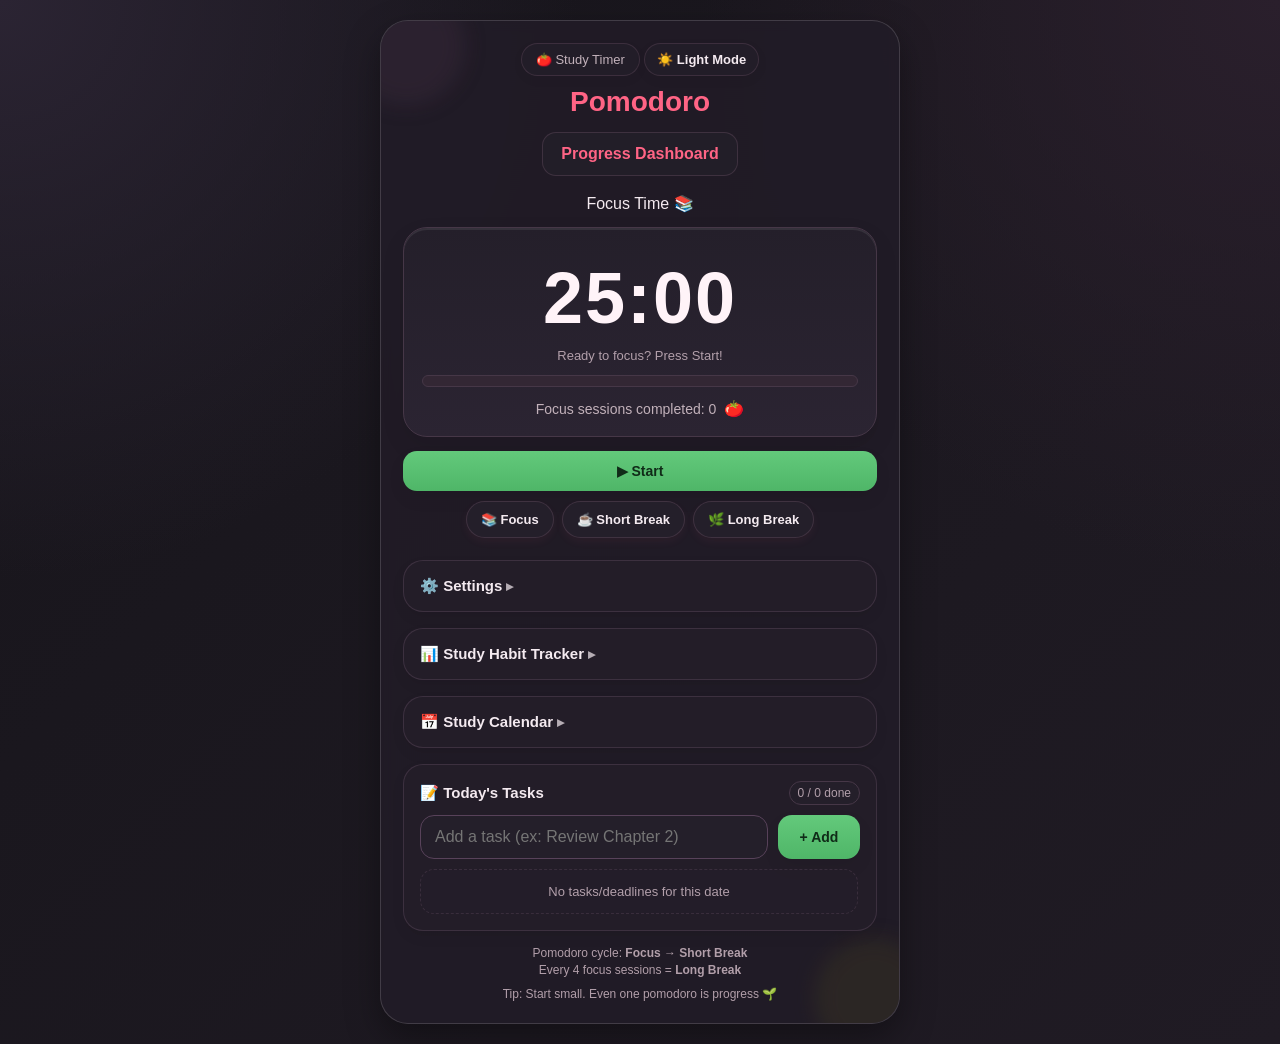
<file: index.html>
<!DOCTYPE html>
<html lang="en">

<head>
  <meta charset="UTF-8" />
  <meta name="viewport" content="width=device-width, initial-scale=1.0" />
  <title>Pomodoro Timer</title>
  <link rel="manifest" href="manifest.json" />
  <meta name="theme-color" content="#ff6b81" />

  <script>
    (function () {
      const savedTheme = localStorage.getItem("pomodoroTheme");
      if (savedTheme === "dark") {
        document.documentElement.classList.add("dark");
      }
    })();
  </script>

  <style>
    html {
      background: #fff6f7;
    }

    html.dark {
      background: #17151b;
    }
  </style>

  <link rel="stylesheet" href="style.css" />
</head>

<body>
  <div class="app">
    <div class="content">
      <div class="header-row">
        <div class="top-badge">🍅 Study Timer</div>
        <button id="themeToggleBtn" class="theme-toggle">☀️ Light Mode</button>
      </div>

      <h1>Pomodoro</h1>

      <div class="dashboard-link-wrap">
        <a href="dashboard.html" class="dashboard-link-btn">Progress Dashboard</a>
      </div>

      <div class="mode-pill" id="modeLabel">Focus Time 📚</div>

      <div class="timer-wrap">
        <div class="timer" id="timer">25:00</div>
        <div class="status" id="statusText">Ready to focus? Press Start 💖</div>

        <div class="progress-track">
          <div class="progress-fill" id="progressFill"></div>
        </div>

        <div class="session-row">
          <span id="sessionCount">Focus sessions completed: 0</span>
          <span class="tomatoes" id="tomatoesDisplay">🍅</span>
        </div>
      </div>

      <div class="buttons">
        <button class="start" id="startBtn">▶ Start</button>
        <button class="reset" id="resetBtn">↺ Reset</button>
      </div>

      <div class="spotify-wrap" id="spotifyWrap" hidden>
        <div class="spotify-label">🎧 Focus music</div>
        <iframe id="spotifyPlayer" style="border-radius:12px"
          src="https://open.spotify.com/embed/track/04boE4u1AupbrGlI62WvoO?utm_source=generator&theme=0" width="100%"
          height="152" frameborder="0"
          allow="autoplay; clipboard-write; encrypted-media; fullscreen; picture-in-picture" loading="lazy"></iframe>
      </div>

      <div class="quick-modes">
        <button id="focusModeBtn">📚 Focus</button>
        <button id="shortBreakBtn">☕ Short Break</button>
        <button id="longBreakBtn">🌿 Long Break</button>
      </div>

      <div class="grid-2">

        <div class="card">
          <details class="collapsible-card">
            <summary class="collapsible-summary">
              <div class="card-header" style="width:100%;">
                <div class="card-title">⚙️ Settings</div>
              </div>
            </summary>

            <div class="collapsible-content">
              <div class="settings-row">
                <div class="field">
                  <label for="focusInput">Focus</label>
                  <input id="focusInput" type="number" min="1" max="180" value="25" />
                </div>
                <div class="field">
                  <label for="shortInput">Short Break</label>
                  <input id="shortInput" type="number" min="1" max="60" value="5" />
                </div>
                <div class="field">
                  <label for="longInput">Long Break</label>
                  <input id="longInput" type="number" min="1" max="120" value="15" />
                </div>
              </div>

              <div class="settings-actions">
                <button class="apply-btn" id="applySettingsBtn">Apply</button>
                <button class="defaults-btn" id="resetDefaultsBtn">Default</button>
              </div>
            </div>
          </details>
        </div>

        <div class="card">
          <details class="collapsible-card">
            <summary class="collapsible-summary">
              <div class="card-header" style="width:100%;">
                <div class="card-title">📊 Study Habit Tracker</div>
              </div>
            </summary>

            <div class="collapsible-content">
              <div class="habit-grid">
                <div class="habit-box">
                  <div class="habit-label">Today</div>
                  <div class="habit-value" id="habitTodaySessions">0 🍅</div>
                  <div class="habit-sub">focus sessions</div>
                </div>

                <div class="habit-box">
                  <div class="habit-label">Focused</div>
                  <div class="habit-value" id="habitTodayMinutes">0 min</div>
                  <div class="habit-sub">today</div>
                </div>

                <div class="habit-box">
                  <div class="habit-label">Streak</div>
                  <div class="habit-value" id="habitStreak">0 🔥</div>
                  <div class="habit-sub">days</div>
                </div>
              </div>

              <div class="settings-actions" style="margin-top: 12px;">
                <button class="defaults-btn" id="resetHabitBtn">Reset Habit Data</button>
              </div>
            </div>
          </details>
        </div>

        <div class="card">
          <details class="collapsible-card">
            <summary class="collapsible-summary">
              <div class="card-header" style="width:100%;">
                <div class="card-title">📅 Study Calendar</div>
              </div>
            </summary>

            <div class="collapsible-content">
              <div class="card-header" style="margin-top:10px;">
                <div class="card-title" id="calendarTitleMonth" style="font-size: 1rem;">Month</div>
                <div style="display:flex; gap:8px; align-items:center;">
                  <button class="defaults-btn" id="calPrevBtn">‹</button>
                  <div class="task-count" id="calMonthLabel">Month YYYY</div>
                  <button class="defaults-btn" id="calNextBtn">›</button>
                </div>
              </div>

              <div class="cal-weekdays">
                <div>Sun</div>
                <div>Mon</div>
                <div>Tue</div>
                <div>Wed</div>
                <div>Thu</div>
                <div>Fri</div>
                <div>Sat</div>
              </div>

              <div class="cal-grid" id="calGrid"></div>

              <div class="tiny" id="calInfo">Click a day to see your study stats and deadlines.</div>

              <div class="calendar-events-panel">
                <div class="calendar-selected-row">
                  <div class="task-count" id="selectedDateLabel">No date selected</div>
                </div>

                <div class="task-input-row" style="margin-top:8px;">
                  <input id="calEventInput" class="task-input" type="text"
                    placeholder="Add deadline/event (ex: Math quiz, Project due)" />
                  <button id="addCalEventBtn" class="add-task-btn">+ Add</button>
                </div>

                <div class="task-list" id="calEventList" style="max-height: 180px;"></div>
              </div>
            </div>
          </details>
        </div>

        <div class="card">
          <div class="card-header">
            <div class="card-title">📝 Today's Tasks</div>
            <div class="task-count" id="taskCountBadge">0 / 0 done</div>
          </div>

          <div class="task-input-row">
            <input id="taskInput" class="task-input" type="text" placeholder="Add a task (ex: Review Chapter 2)" />
            <button id="addTaskBtn" class="add-task-btn">+ Add</button>
          </div>

          <div class="task-list" id="taskList"></div>
        </div>
      </div>

      <div class="footer-note">
        Pomodoro cycle: <b>Focus</b> → <b>Short Break</b><br />
        Every 4 focus sessions = <b>Long Break</b>
      </div>
      <div class="mini-tip">Tip: Start small. Even one pomodoro is progress 🌱</div>
    </div>
  </div>

  <script src="script.js"></script>
</body>

</html>
</file>
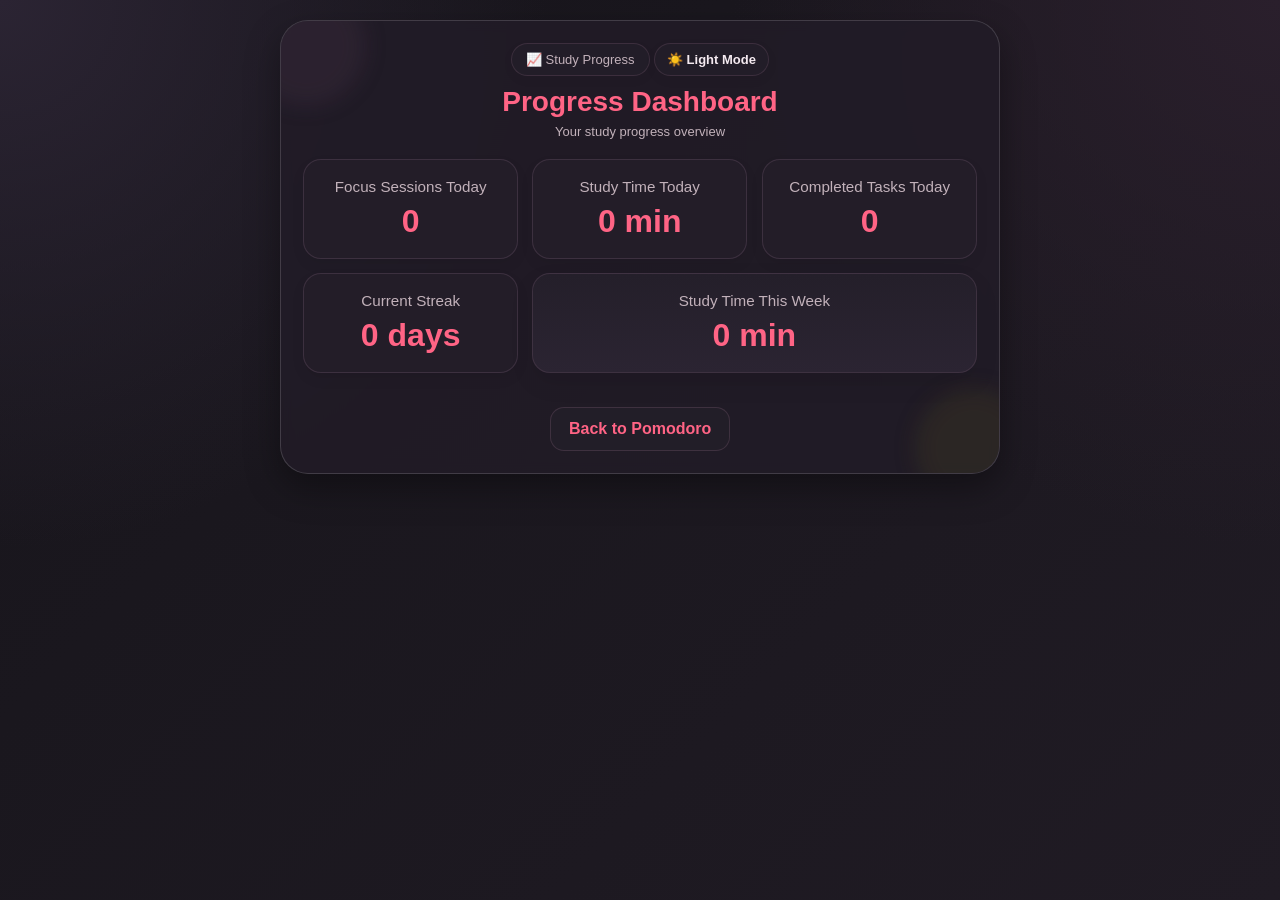
<file: dashboard.html>
<!DOCTYPE html>
<html lang="en" class="">

<head>
    <meta charset="UTF-8" />
    <meta name="viewport" content="width=device-width, initial-scale=1.0" />
    <title>Progress Dashboard</title>
    <link rel="manifest" href="manifest.json" />
    <meta name="theme-color" content="#ff6b81" />

    <script>
        (function () {
            const savedTheme = localStorage.getItem("pomodoroTheme");
            if (savedTheme === "dark") {
                document.documentElement.classList.add("dark");
            }
        })();
    </script>

    <style>
        html {
            background: #fff6f7;
        }

        html.dark {
            background: #17151b;
        }
    </style>

    <link rel="stylesheet" href="style.css" />
    <link rel="stylesheet" href="dashboard.css" />
</head>

<body>
    <div class="app dashboard-app">
        <div class="content">
            <div class="header-row">
                <div class="top-badge">📈 Study Progress</div>
                <button id="themeToggleBtn" class="theme-toggle">☀️ Light Mode</button>
            </div>

            <h1>Progress Dashboard</h1>
            <div class="subtitle">Your study progress overview</div>

            <div class="dashboard-grid">
                <div class="dashboard-card">
                    <div class="dashboard-title">Focus Sessions Today</div>
                    <div class="dashboard-value" id="focusSessionsToday">0</div>
                </div>

                <div class="dashboard-card">
                    <div class="dashboard-title">Study Time Today</div>
                    <div class="dashboard-value" id="studyTimeToday">0 min</div>
                </div>

                <div class="dashboard-card">
                    <div class="dashboard-title">Completed Tasks Today</div>
                    <div class="dashboard-value" id="completedTasksToday">0</div>
                </div>

                <div class="dashboard-card">
                    <div class="dashboard-title">Current Streak</div>
                    <div class="dashboard-value" id="currentStreak">0 days</div>
                </div>

                <div class="dashboard-card wide">
                    <div class="dashboard-title">Study Time This Week</div>
                    <div class="dashboard-value" id="studyTimeWeek">0 min</div>
                </div>
            </div>

            <div class="dashboard-actions">
                <a href="index.html" class="dashboard-link-btn">Back to Pomodoro</a>
            </div>
        </div>
    </div>

    <script src="dashboard.js"></script>
</body>

</html>
</file>
<file: style.css>
:root {
    /* Light Theme */
    --bg1: #fff6f7;
    --bg2: #ffecef;
    --bg-accent-1: #fff7d6;
    --bg-accent-2: #ffdfe7;

    --card: rgba(255, 255, 255, 0.8);
    --card-solid: #ffffff;
    --card-soft: #fff8fa;

    --text: #5a4b4f;
    --text-strong: #4e4347;
    --muted: #8b7b80;
    --muted-2: #9a8c91;

    --border: #ffe2e8;
    --border-strong: #ffd8e1;

    --accent: #ff6b81;
    --accent-dark: #f14f68;

    --progress-track: #ffeef2;
    --progress-fill-1: #ff8ba0;
    --progress-fill-2: #ff5f7c;

    --btn-start-1: #8fe3a0;
    --btn-start-2: #70cc84;
    --btn-start-text: #234b2c;

    --btn-pause-1: #ffe08c;
    --btn-pause-2: #ffd166;
    --btn-pause-text: #6a5200;

    --btn-reset-1: #ff9eb0;
    --btn-reset-2: #ff7f96;
    --btn-reset-text: #ffffff;

    --shadow: 0 12px 30px rgba(255, 107, 129, 0.15);
    --soft-shadow: 0 8px 18px rgba(255, 107, 129, 0.06);
    --focus-ring: rgba(255, 107, 129, 0.12);

    --blob1: #ffd7df;
    --blob2: #fff2b7;
}

html.dark,
body.dark {
    /* Dark Theme */
    --bg1: #17151b;
    --bg2: #201b24;
    --bg-accent-1: #2b2433;
    --bg-accent-2: #2a1f2c;

    --card: rgba(33, 28, 39, 0.88);
    --card-solid: #241f2a;
    --card-soft: #2b2432;

    --text: #f4eaf0;
    --text-strong: #fff3f8;
    --muted: #c2b1ba;
    --muted-2: #b29faa;

    --border: #463747;
    --border-strong: #58425a;

    --accent: #ff7e99;
    --accent-dark: #ff6485;

    --progress-track: #332734;
    --progress-fill-1: #ff8ea5;
    --progress-fill-2: #ff6b88;

    --btn-start-1: #63c97b;
    --btn-start-2: #4fb668;
    --btn-start-text: #102b18;

    --btn-pause-1: #ffd166;
    --btn-pause-2: #f4bf3f;
    --btn-pause-text: #4a3700;

    --btn-reset-1: #ff8ea5;
    --btn-reset-2: #ff6f8d;
    --btn-reset-text: #ffffff;

    --shadow: 0 14px 34px rgba(0, 0, 0, 0.35);
    --soft-shadow: 0 10px 20px rgba(0, 0, 0, 0.18);
    --focus-ring: rgba(255, 126, 153, 0.18);

    --blob1: #3a2b3c;
    --blob2: #3a3524;
}

* {
    box-sizing: border-box;
    font-family: "Segoe UI", "Poppins", Arial, sans-serif;
}

html,
body {
    margin: 0;
    padding: 0;
    width: 100%;
    max-width: 100%;
    overflow-x: hidden;
}

body {
    min-height: 100vh;
    display: grid;
    place-items: start center;
    background:
        radial-gradient(circle at top left, var(--bg-accent-1) 0%, transparent 35%),
        radial-gradient(circle at top right, var(--bg-accent-2) 0%, transparent 35%),
        linear-gradient(135deg, var(--bg1), var(--bg2));
    color: var(--text);
    padding:
        max(20px, env(safe-area-inset-top)) 16px max(20px, env(safe-area-inset-bottom)) 16px;
    transition: none;
}

.app {
    width: 100%;
    max-width: 520px;
    margin: 0 auto;
    background: var(--card);
    backdrop-filter: blur(6px);
    border: 1px solid rgba(255, 255, 255, 0.15);
    border-radius: 28px;
    box-shadow: var(--shadow);
    padding: 22px;
    text-align: center;
    position: relative;
    overflow: hidden;
    transition: none;
}

.app::before,
.app::after {
    content: "";
    position: absolute;
    width: 120px;
    height: 120px;
    border-radius: 50%;
    z-index: 0;
    filter: blur(10px);
    opacity: 0.45;
}

.app::before {
    background: var(--blob1);
    top: -35px;
    left: -35px;
}

.app::after {
    background: var(--blob2);
    bottom: -35px;
    right: -35px;
}

.content {
    position: relative;
    z-index: 1;
}

.header-row {
    margin-bottom: 10px;
}

.top-badge {
    display: inline-flex;
    align-items: center;
    gap: 8px;
    background: color-mix(in srgb, var(--card-solid) 90%, transparent);
    border: 1px solid color-mix(in srgb, var(--border) 70%, transparent);
    padding: 8px 14px;
    border-radius: 999px;
    font-size: 13px;
    color: var(--muted);
    box-shadow: 0 4px 12px rgba(0, 0, 0, 0.04);
    text-align: left;
}

.theme-toggle {
    background: color-mix(in srgb, var(--card-solid) 90%, transparent);
    color: var(--text);
    border: 1px solid color-mix(in srgb, var(--border) 70%, transparent);
    border-radius: 999px;
    padding: 8px 12px;
    font-size: 13px;
    font-weight: 700;
    cursor: pointer;
    box-shadow: 0 4px 12px rgba(0, 0, 0, 0.05);
    transition: transform 0.15s ease, background 0.2s ease, box-shadow 0.2s ease;
}

.theme-toggle:hover {
    transform: translateY(-1px);
    background: color-mix(in srgb, var(--accent) 12%, var(--card-solid));
    box-shadow: var(--soft-shadow);
}

h1 {
    margin: 0;
    font-size: 28px;
    color: var(--accent-dark);
}

.subtitle {
    margin-top: 6px;
    font-size: 13px;
    color: var(--muted);
}

.mode-pill {
    margin: 18px auto 14px;
}

.timer-wrap {
    margin-top: 14px;
    background: linear-gradient(180deg, var(--card-solid), var(--card-soft));
    border: 1px solid var(--border);
    border-radius: 24px;
    padding: 24px 18px 18px;
    box-shadow:
        inset 0 2px 0 rgba(255, 255, 255, 0.08),
        0 10px 24px rgba(0, 0, 0, 0.08);
}

.timer {
    font-size: 72px;
    line-height: 1;
    font-weight: 800;
    letter-spacing: 2px;
    color: var(--text-strong);
    margin: 10px 0 14px;
}

.status {
    font-size: 13px;
    color: var(--muted-2);
    margin-bottom: 12px;
}

.progress-track {
    width: 100%;
    height: 12px;
    background: var(--progress-track);
    border-radius: 999px;
    overflow: hidden;
    border: 1px solid var(--border);
}

.progress-fill {
    height: 100%;
    width: 0%;
    background: linear-gradient(90deg, var(--progress-fill-1), var(--progress-fill-2));
    transition: width 0.25s linear;
    border-radius: 999px;
}

.session-row {
    margin-top: 12px;
    display: flex;
    align-items: center;
    justify-content: center;
    gap: 8px;
    color: var(--muted);
    font-size: 14px;
    flex-wrap: wrap;
}

.tomatoes {
    display: inline-flex;
    gap: 4px;
    font-size: 16px;
}

.buttons {
    display: flex;
    gap: 12px;
    margin-top: 14px;
}

.buttons button {
    flex: 1;
}

button {
    border: none;
    border-radius: 14px;
    padding: 12px 10px;
    font-size: 14px;
    font-weight: 700;
    cursor: pointer;
    transition: transform 0.15s ease, box-shadow 0.2s ease, opacity 0.2s ease, background 0.2s ease, color 0.2s ease;
    box-shadow: 0 8px 18px rgba(0, 0, 0, 0.06);
}

button:hover {
    transform: translateY(-1px);
}

button:active {
    transform: translateY(1px);
}

.reset.hidden {
    display: none;
}

.start {
    background: linear-gradient(180deg, var(--btn-start-1), var(--btn-start-2));
    color: var(--btn-start-text);
}

.pause {
    background: linear-gradient(180deg, var(--btn-pause-1), var(--btn-pause-2));
    color: var(--btn-pause-text);
}

.reset {
    background: linear-gradient(180deg, var(--btn-reset-1), var(--btn-reset-2));
    color: var(--btn-reset-text);
}

.quick-title {
    margin-top: 16px;
    font-size: 13px;
    color: var(--muted);
}

.quick-modes {
    margin-top: 10px;
    display: flex;
    gap: 8px;
    justify-content: center;
    flex-wrap: wrap;
}

.quick-modes button {
    background: var(--card-solid);
    color: var(--text);
    border: 1px solid color-mix(in srgb, var(--border) 80%, transparent);
    box-shadow: 0 4px 10px rgba(255, 107, 129, 0.05);
    padding: 10px 14px;
    font-size: 13px;
    border-radius: 999px;
}

.quick-modes button:hover {
    background: color-mix(in srgb, var(--accent) 14%, var(--card-solid));
    color: var(--accent-dark);
    transform: translateY(-1px);
    box-shadow: 0 8px 18px rgba(255, 107, 129, 0.14);
}

.grid-2 {
    display: grid;
    grid-template-columns: 1fr;
    gap: 16px;
    margin-top: 22px;
    text-align: left;
}

.card {
    background: color-mix(in srgb, var(--card-solid) 92%, transparent);
    border: 1px solid color-mix(in srgb, var(--border) 75%, transparent);
    border-radius: 20px;
    padding: 16px;
    box-shadow: 0 6px 14px rgba(0, 0, 0, 0.06);
    transition: background 0.25s ease, transform 0.2s ease, box-shadow 0.2s ease;
}

.card:hover {
    transform: translateY(-2px);
    box-shadow: var(--soft-shadow);
}

.card-header {
    display: flex;
    align-items: center;
    justify-content: space-between;
    gap: 8px;
    margin-bottom: 10px;
}

.card-title {
    font-weight: 800;
    font-size: 15px;
    color: var(--text);
}

/* Settings */
.settings-row {
    display: grid;
    grid-template-columns: repeat(3, 1fr);
    gap: 8px;
}

.field label {
    display: block;
    font-size: 12px;
    color: var(--muted-2);
    margin-bottom: 6px;
}

.field input {
    width: 100%;
    border: 1px solid var(--border-strong);
    border-radius: 12px;
    padding: 10px 10px;
    font-size: 16px;
    outline: none;
    background: var(--card-solid);
    color: var(--text);
}

.field input:focus {
    border-color: var(--accent);
    box-shadow: 0 0 0 4px var(--focus-ring);
}

.settings-actions {
    display: flex;
    gap: 12px;
}

.settings-actions button {
    flex: 1;
    width: 100%;
    margin-top: 10px;
}

/* Apply + Default buttons (neutral by default) */
.apply-btn,
.defaults-btn {
    background: var(--card-solid);
    color: var(--text);
    border: 1px solid var(--border);
    border-radius: 12px;
    padding: 10px 12px;
    font-size: 14px;
    transition: background 0.2s ease, color 0.2s ease, transform 0.15s ease, box-shadow 0.2s ease;
}

/* Pink on hover */
.apply-btn:hover,
.defaults-btn:hover {
    background: linear-gradient(180deg, var(--btn-reset-1), var(--btn-reset-2));
    color: #fff;
    transform: translateY(-1px);
    box-shadow: 0 8px 18px rgba(255, 107, 129, 0.25);
}

.tiny {
    margin-top: 8px;
    font-size: 12px;
    color: var(--muted-2);
    line-height: 1.35;
}

/* Tasks */
.task-count {
    font-size: 12px;
    color: var(--muted-2);
    background: var(--card-solid);
    border: 1px solid var(--border);
    padding: 4px 8px;
    border-radius: 999px;
    white-space: nowrap;
}

.task-input-row {
    display: grid;
    grid-template-columns: 1fr auto;
    gap: 10px;
    align-items: stretch;
}

.task-input {
    width: 100%;
    border: 1px solid var(--border-strong);
    border-radius: 14px;
    padding: 12px 14px;
    font-size: 16px;
    outline: none;
    background: var(--card-solid);
    color: var(--text);
}

.add-task-btn {
    background: linear-gradient(180deg, var(--btn-start-1), var(--btn-start-2));
    color: var(--btn-start-text);
    border-radius: 14px;
    padding: 12px 16px;
    font-size: 14px;
    min-width: 82px;
}

.task-input:focus {
    border-color: var(--accent);
    box-shadow: 0 0 0 4px var(--focus-ring);
}

.task-list {
    margin-top: 10px;
    display: flex;
    flex-direction: column;
    gap: 8px;
    max-height: 230px;
    overflow: auto;
    padding-right: 2px;
}

.task-empty {
    font-size: 13px;
    color: var(--muted-2);
    text-align: center;
    padding: 14px 10px;
    background: color-mix(in srgb, var(--card-solid) 90%, transparent);
    border: 1px dashed color-mix(in srgb, var(--border) 65%, transparent);
    border-radius: 14px;
}

.task-item {
    display: grid;
    grid-template-columns: auto 1fr auto;
    align-items: center;
    gap: 8px;
    background: var(--card-solid);
    border: 1px solid var(--border);
    border-radius: 12px;
    padding: 8px 10px;
}

.task-check {
    width: 18px;
    height: 18px;
    accent-color: var(--accent);
    cursor: pointer;
}

.task-text {
    font-size: 14px;
    color: var(--text);
    word-break: break-word;
}

.task-item.done .task-text {
    text-decoration: line-through;
    color: var(--muted-2);
}

.task-delete {
    border: none;
    background: color-mix(in srgb, var(--card-solid) 85%, #ff99aa 15%);
    color: var(--accent-dark);
    border: 1px solid var(--border);
    border-radius: 10px;
    padding: 6px 9px;
    font-size: 12px;
    cursor: pointer;
    box-shadow: none;
}

/* Habit Tracker */
.habit-grid {
    display: grid;
    grid-template-columns: repeat(3, 1fr);
    gap: 8px;
}

.habit-box {
    background: var(--card-solid);
    border: 1px solid var(--border);
    border-radius: 14px;
    padding: 10px 8px;
    text-align: center;
}

.habit-label {
    font-size: 12px;
    color: var(--muted-2);
    margin-bottom: 6px;
}

.habit-value {
    font-size: 18px;
    font-weight: 800;
    color: var(--text);
    line-height: 1.1;
}

.habit-sub {
    margin-top: 4px;
    font-size: 11px;
    color: var(--muted-2);
}

.footer-note {
    margin-top: 14px;
    font-size: 12px;
    color: var(--muted-2);
    line-height: 1.4;
}

.mini-tip {
    margin-top: 8px;
    font-size: 12px;
    color: var(--muted-2);
}

/* Calendar */
.cal-weekdays {
    display: grid;
    grid-template-columns: repeat(7, 1fr);
    gap: 6px;
    margin-top: 10px;
    font-size: 12px;
    color: var(--muted-2);
    text-align: center;
}

.cal-grid {
    display: grid;
    grid-template-columns: repeat(7, 1fr);
    gap: 6px;
    margin-top: 8px;
}

.cal-day {
    background: var(--card-solid);
    border: 1px solid var(--border);
    border-radius: 12px;
    padding: 10px 6px;
    text-align: center;
    cursor: pointer;
    user-select: none;
    transition: transform 0.15s ease, box-shadow 0.2s ease, background 0.2s ease, color 0.2s ease;
    font-weight: 700;
    color: var(--text);
    min-height: 44px;
    display: grid;
    place-items: center;
}

.cal-day:hover {
    transform: translateY(-1px);
    box-shadow: 0 8px 18px rgba(255, 107, 129, 0.18);
}

.cal-day.muted {
    opacity: 0.35;
}

.cal-day.today {
    outline: 2px solid color-mix(in srgb, var(--accent) 70%, transparent);
}

.cal-day.studied {
    background: linear-gradient(180deg, var(--btn-reset-1), var(--btn-reset-2));
    color: #fff;
    border-color: transparent;
    box-shadow: 0 8px 18px rgba(255, 107, 129, 0.22);
}

.cal-day {
    position: relative;
}

.cal-day.selected {
    outline: 2px solid var(--accent);
    box-shadow: 0 0 0 4px var(--focus-ring);
}

.cal-event-dot {
    position: absolute;
    top: 4px;
    right: 4px;
    min-width: 18px;
    height: 18px;
    padding: 0 4px;
    border-radius: 999px;
    display: grid;
    place-items: center;
    font-size: 10px;
    font-weight: 800;
    line-height: 1;
    background: var(--card-solid);
    color: var(--accent-dark);
    border: 1px solid var(--border);
    box-shadow: 0 4px 10px rgba(0, 0, 0, 0.08);
}

.calendar-events-panel {
    margin-top: 10px;
    padding-top: 10px;
    border-top: 1px dashed var(--border);
}

.calendar-selected-row {
    display: flex;
    justify-content: space-between;
    align-items: center;
    gap: 8px;
}

@media (max-width: 520px) {
    .buttons {
        flex-direction: column;
    }
}

/* Collapsible Settings */
.settings-details {
    width: 100%;
}

.settings-summary {
    list-style: none;
    cursor: pointer;
    user-select: none;
    outline: none;
}

.settings-summary::-webkit-details-marker {
    display: none;
}

.settings-summary .card-header {
    margin: 0;
}

/* Optional: small arrow effect */
.settings-summary .card-title::after {
    content: " ▾";
    font-size: 0.9em;
    opacity: 0.7;
}

.settings-details:not([open]) .settings-summary .card-title::after {
    content: " ▸";
}

.settings-content {
    margin-top: 10px;
}

/* Reusable Collapsible Cards */
.collapsible-card {
    width: 100%;
}

.collapsible-summary {
    list-style: none;
    cursor: pointer;
    user-select: none;
    outline: none;
}

.collapsible-summary::-webkit-details-marker {
    display: none;
}

/* Keep the header looking like your normal card header */
.collapsible-summary .card-header {
    margin: 0;
}

/* Arrow indicator */
.collapsible-summary .card-title::after {
    content: " ▾";
    font-size: 0.95em;
    opacity: 0.7;
}

.collapsible-card:not([open]) .collapsible-summary .card-title::after {
    content: " ▸";
}

.collapsible-content {
    margin-top: 10px;
}

/* Spotify */
.spotify-wrap {
    margin-top: 12px;
    background: color-mix(in srgb, var(--card-solid) 88%, transparent);
    border: 1px solid var(--border);
    border-radius: 16px;
    padding: 10px;
    box-shadow: var(--soft-shadow);
}

.spotify-label {
    font-size: 12px;
    font-weight: 800;
    color: var(--muted-2);
    margin-bottom: 8px;
}

.dashboard-link-btn {
    display: inline-block;
    margin-top: 14px;
    padding: 12px 18px;
    background: color-mix(in srgb, var(--card-solid) 88%, transparent);
    color: var(--accent-dark);
    text-decoration: none;
    border: 1px solid color-mix(in srgb, var(--border) 80%, transparent);
    border-radius: 14px;
    font-weight: 700;
    transition: background 0.2s ease, color 0.2s ease, transform 0.2s ease, box-shadow 0.2s ease;
}

.dashboard-link-btn:hover {
    background: linear-gradient(180deg, var(--btn-reset-1), var(--btn-reset-2));
    color: white;
    transform: translateY(-2px);
    box-shadow: 0 8px 18px rgba(255, 107, 129, 0.22);
}

.collapsible-summary,
.settings-summary {
    border-radius: 14px;
    transition: background 0.2s ease, transform 0.2s ease;
}

.collapsible-summary:hover,
.settings-summary:hover {
    background: color-mix(in srgb, var(--card-solid) 70%, transparent);
}
</file>
<file: dashboard.css>
.dashboard-app {
    width: 100%;
    max-width: 720px;
    margin: 0 auto;
}

.dashboard-grid {
    display: grid;
    grid-template-columns: repeat(auto-fit, minmax(180px, 1fr));
    gap: 14px;
    margin-top: 20px;
}

.dashboard-card {
    background: color-mix(in srgb, var(--card-solid) 92%, transparent);
    border: 1px solid color-mix(in srgb, var(--border) 75%, transparent);
    border-radius: 18px;
    padding: 18px;
    box-shadow: 0 6px 14px rgba(0, 0, 0, 0.06);
    transition: transform 0.2s ease, box-shadow 0.2s ease;
}

.dashboard-card:hover {
    transform: translateY(-2px);
    box-shadow: var(--shadow);
}

.dashboard-title {
    font-size: 0.95rem;
    color: var(--muted);
    margin-bottom: 8px;
}

.dashboard-value {
    font-size: 2rem;
    font-weight: 800;
    color: var(--accent-dark);
}

.dashboard-card.wide {
    grid-column: span 2;
    background: linear-gradient(180deg, var(--card-solid), var(--card-soft));
    box-shadow: 0 10px 24px rgba(0, 0, 0, 0.08);
}

.dashboard-actions {
    margin-top: 20px;
    display: flex;
    justify-content: center;
}

.dashboard-link-wrap {
    margin-top: 12px;
    display: flex;
    justify-content: center;
}

@media (max-width: 600px) {
    .dashboard-card.wide {
        grid-column: span 1;
    }
}

button,
.card,
.dashboard-card,
.cal-day,
.dashboard-link-btn,
.theme-toggle,
.top-badge {
    will-change: transform;
}
</file>
